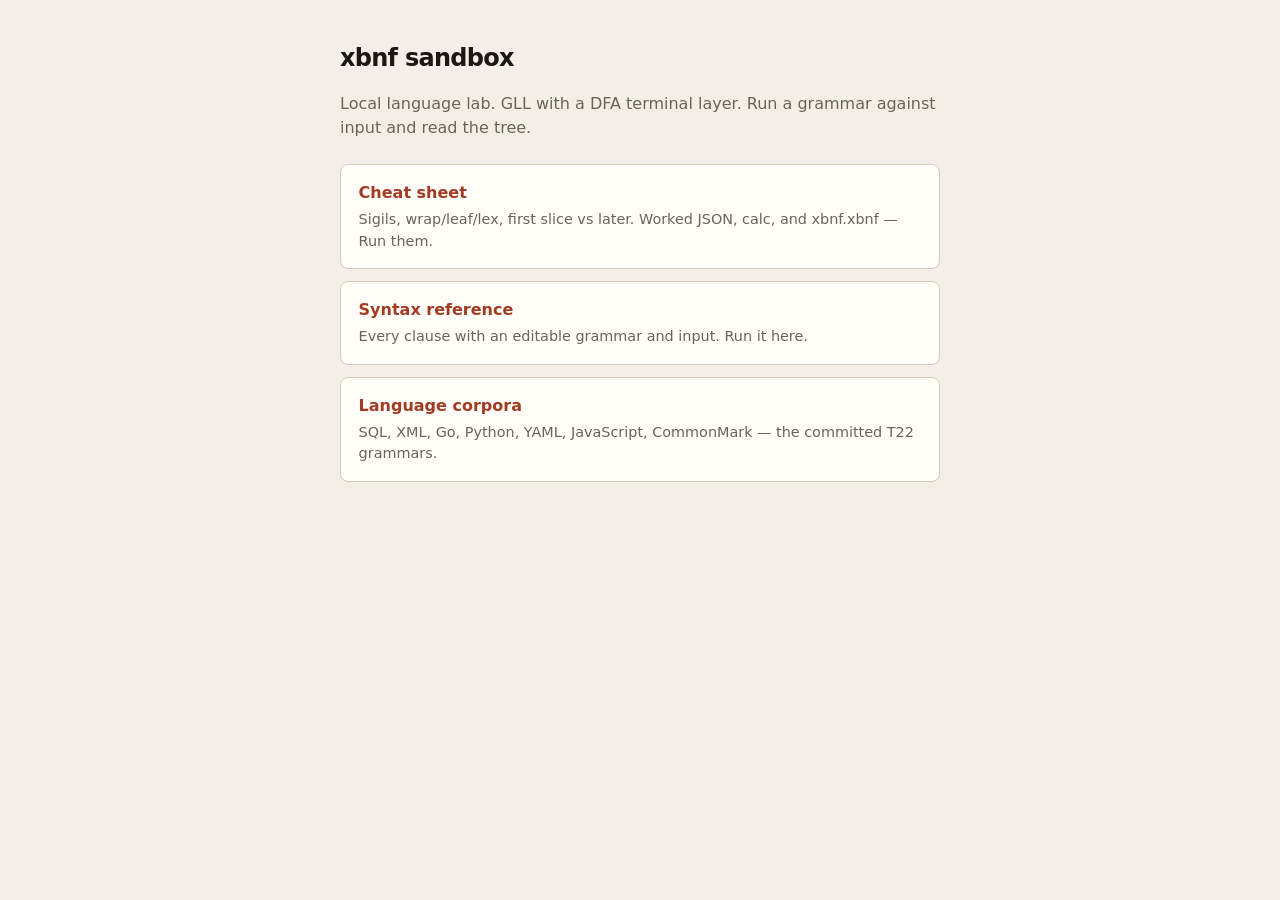
<file: docs/index.html>
<!--
Copyright 2026 Marcelo Cantos
SPDX-License-Identifier: Apache-2.0
-->
<!DOCTYPE html>
<html lang="en">
<head>
  <meta charset="utf-8">
  <meta name="viewport" content="width=device-width, initial-scale=1">
  <title>xbnf sandbox</title>
  <style>
    :root {
      color-scheme: light;
      --bg: #f4efe6; --bg-2: #ebe4d4; --ink: #1b1814; --muted: #6b6358;
      --line: #d5cbb8; --accent: #a33b22; --card: #fffdf8;
    }
    html[data-theme="dark"] {
      color-scheme: dark;
      --bg: #141210; --bg-2: #1c1915; --ink: #ece6da; --muted: #a3998c;
      --line: #3b342c; --accent: #e07a5f; --card: #1c1915;
    }
    * { box-sizing: border-box; }
    body {
      margin: 0; background: var(--bg); color: var(--ink);
      font: 16px/1.5 ui-sans-serif, system-ui, -apple-system, "Segoe UI", sans-serif;
    }
    main { max-width: 40rem; margin: 0 auto; padding: 2.5rem 1.25rem 3rem; }
    h1 { font-size: 1.5rem; letter-spacing: -0.03em; margin: 0 0 0.4rem; }
    p { color: var(--muted); }
    ul { list-style: none; margin: 1.5rem 0 0; padding: 0; display: grid; gap: 0.75rem; }
    a.card {
      display: block; text-decoration: none; color: inherit;
      background: var(--card); border: 1px solid var(--line);
      border-radius: 0.5rem; padding: 1rem 1.1rem;
    }
    a.card:hover { border-color: var(--accent); }
    a.card strong { display: block; color: var(--accent); margin-bottom: 0.25rem; }
    a.card span { display: block; color: var(--muted); font-size: 0.9rem; }
  </style>
</head>
<body>
  <main>
    <h1>xbnf sandbox</h1>
    <p>Local language lab. GLL with a DFA terminal layer. Run a grammar against input and read the tree.</p>
    <ul>
      <li>
        <a class="card" href="cheatsheet.html">
          <strong>Cheat sheet</strong>
          <span>Sigils, wrap/leaf/lex, first slice vs later. Worked JSON, calc, and xbnf.xbnf — Run them.</span>
        </a>
      </li>
      <li>
        <a class="card" href="syntax.html">
          <strong>Syntax reference</strong>
          <span>Every clause with an editable grammar and input. Run it here.</span>
        </a>
      </li>
      <li>
        <a class="card" href="languages.html">
          <strong>Language corpora</strong>
          <span>SQL, XML, Go, Python, YAML, JavaScript, CommonMark — the committed T22 grammars.</span>
        </a>
      </li>
    </ul>
  </main>
</body>
</html>
</file>
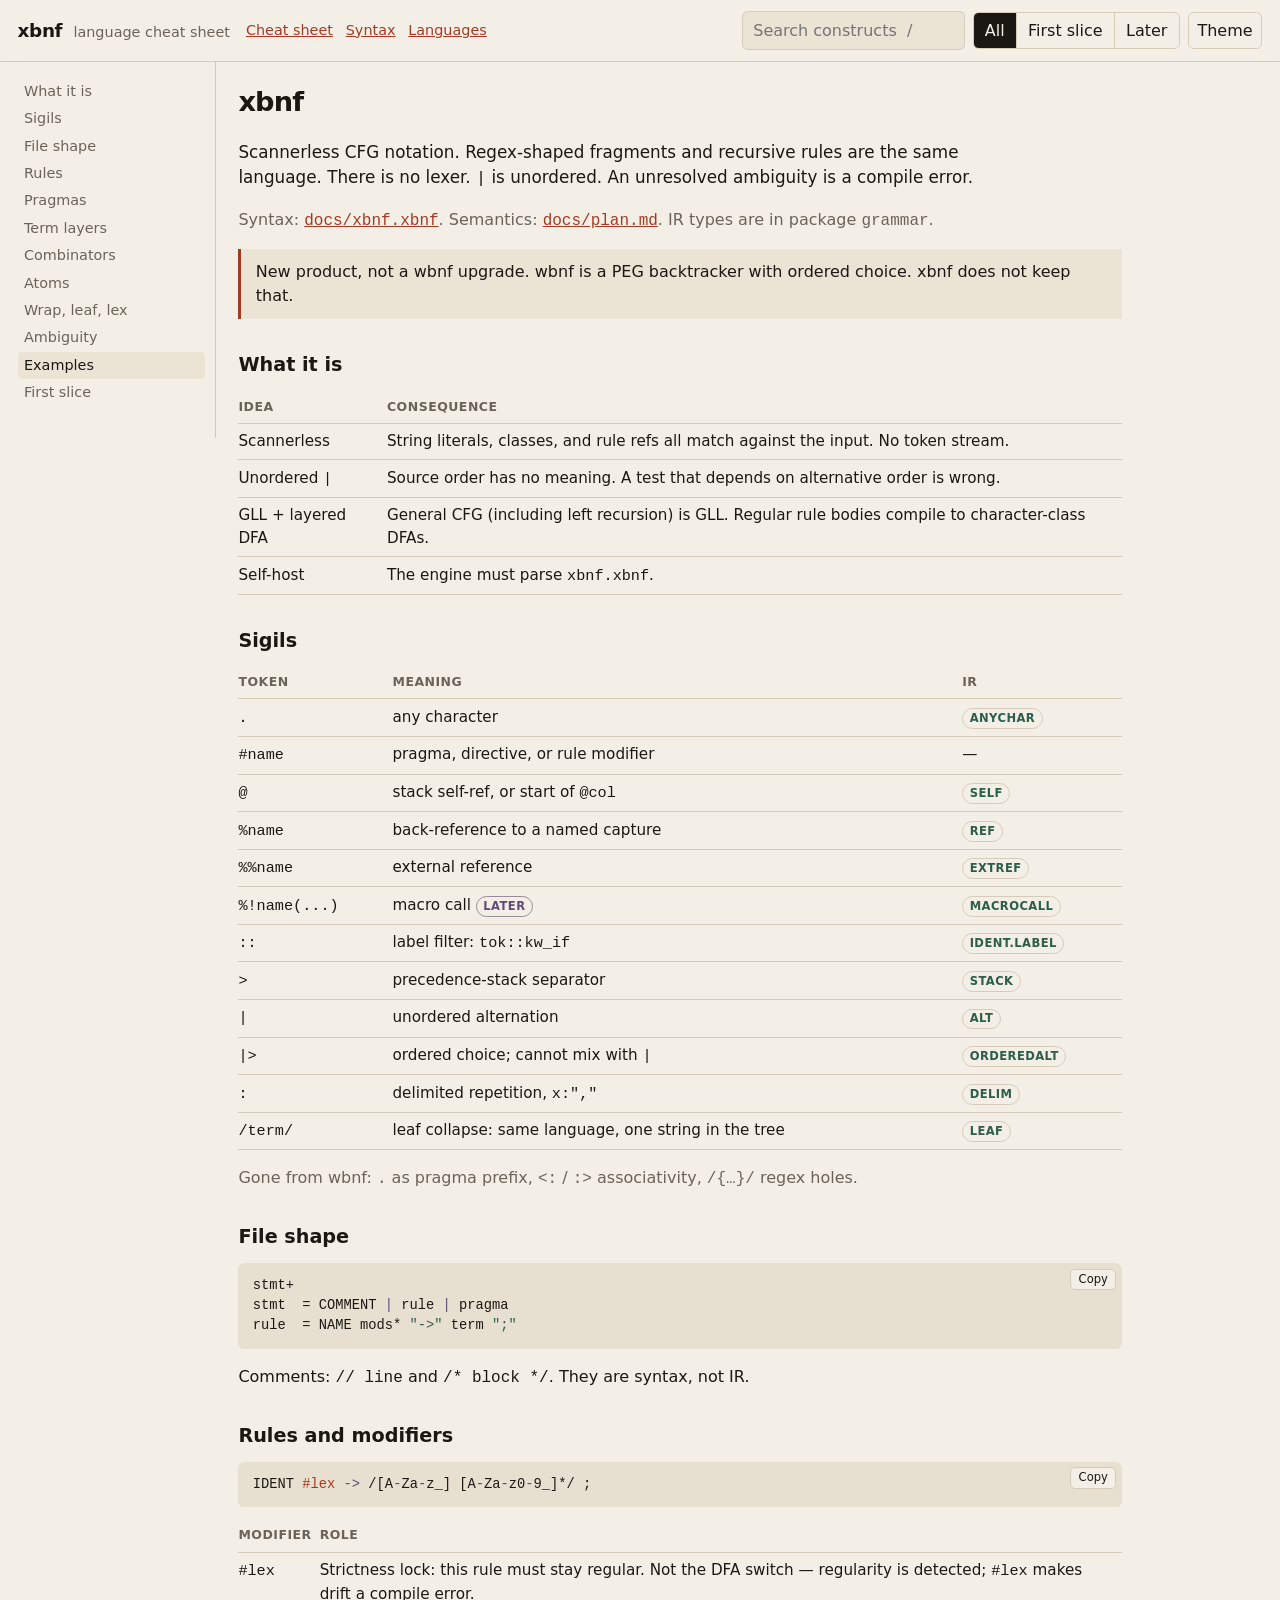
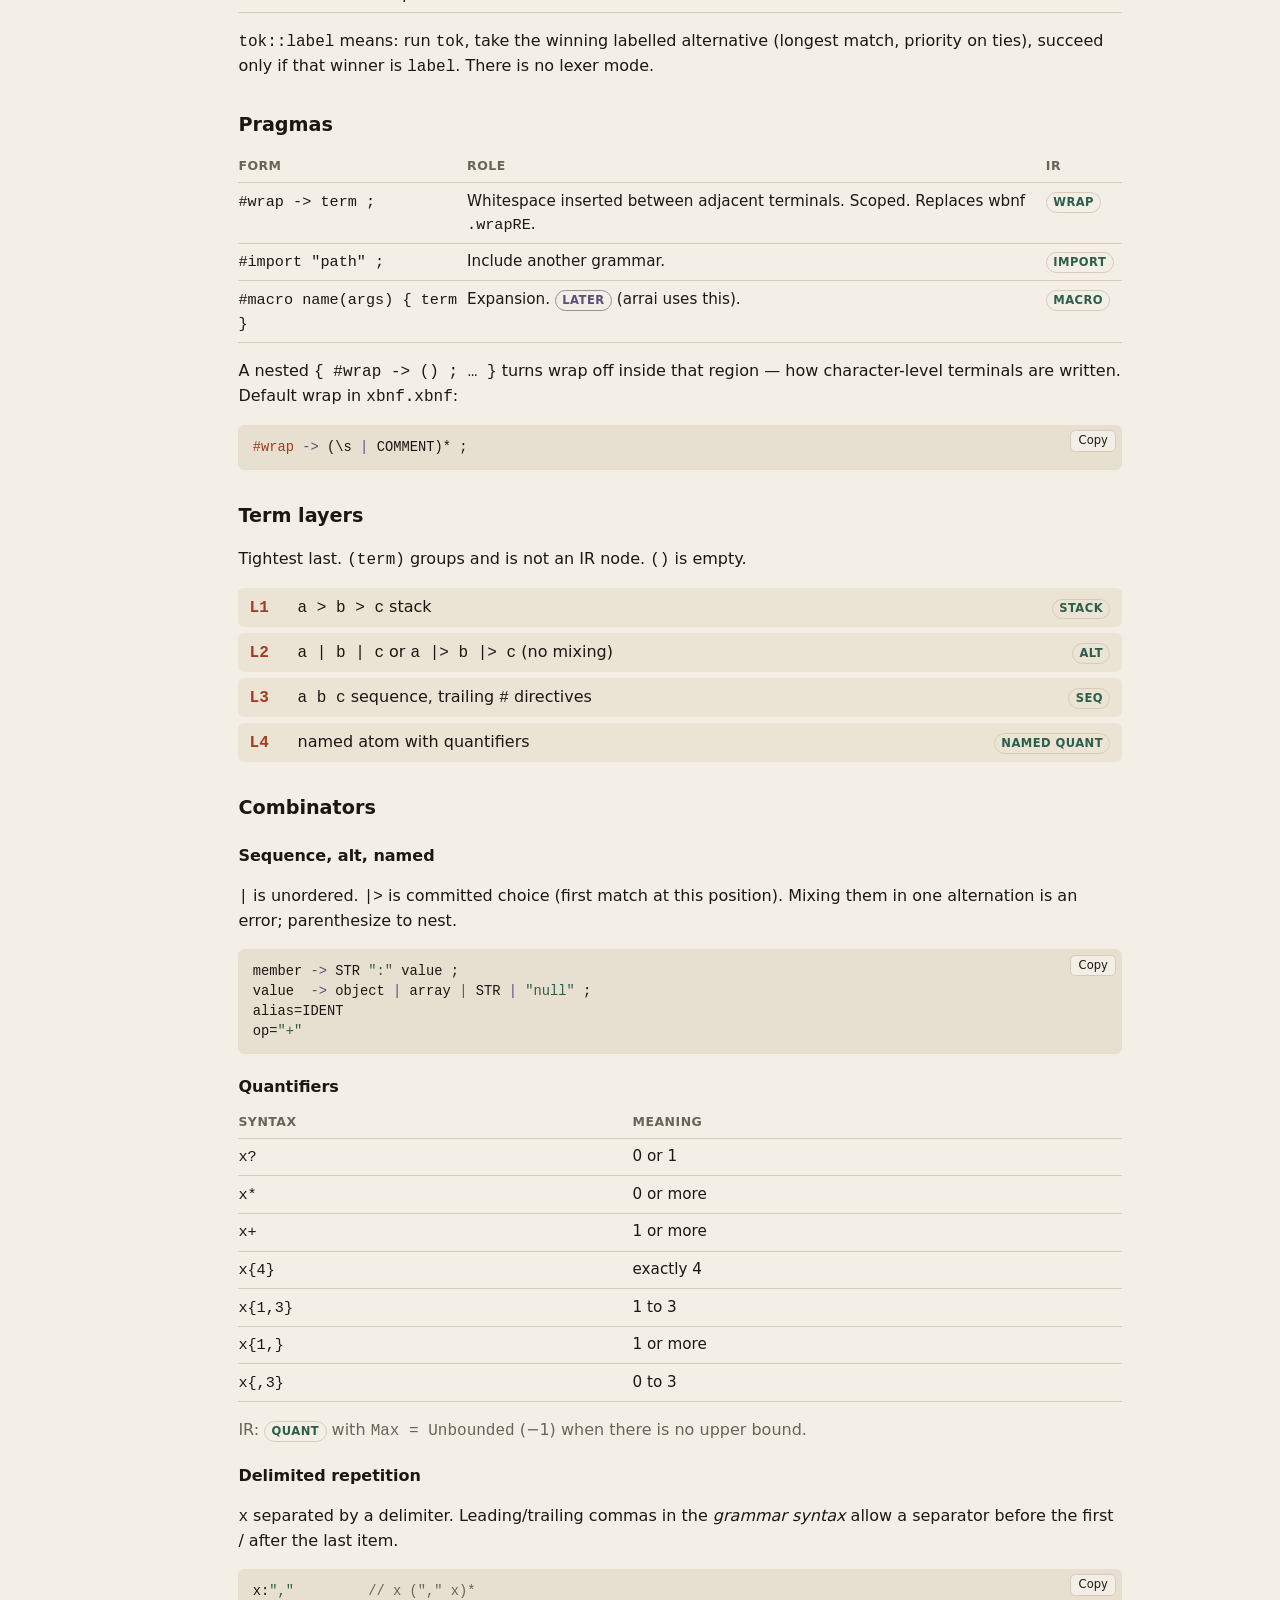
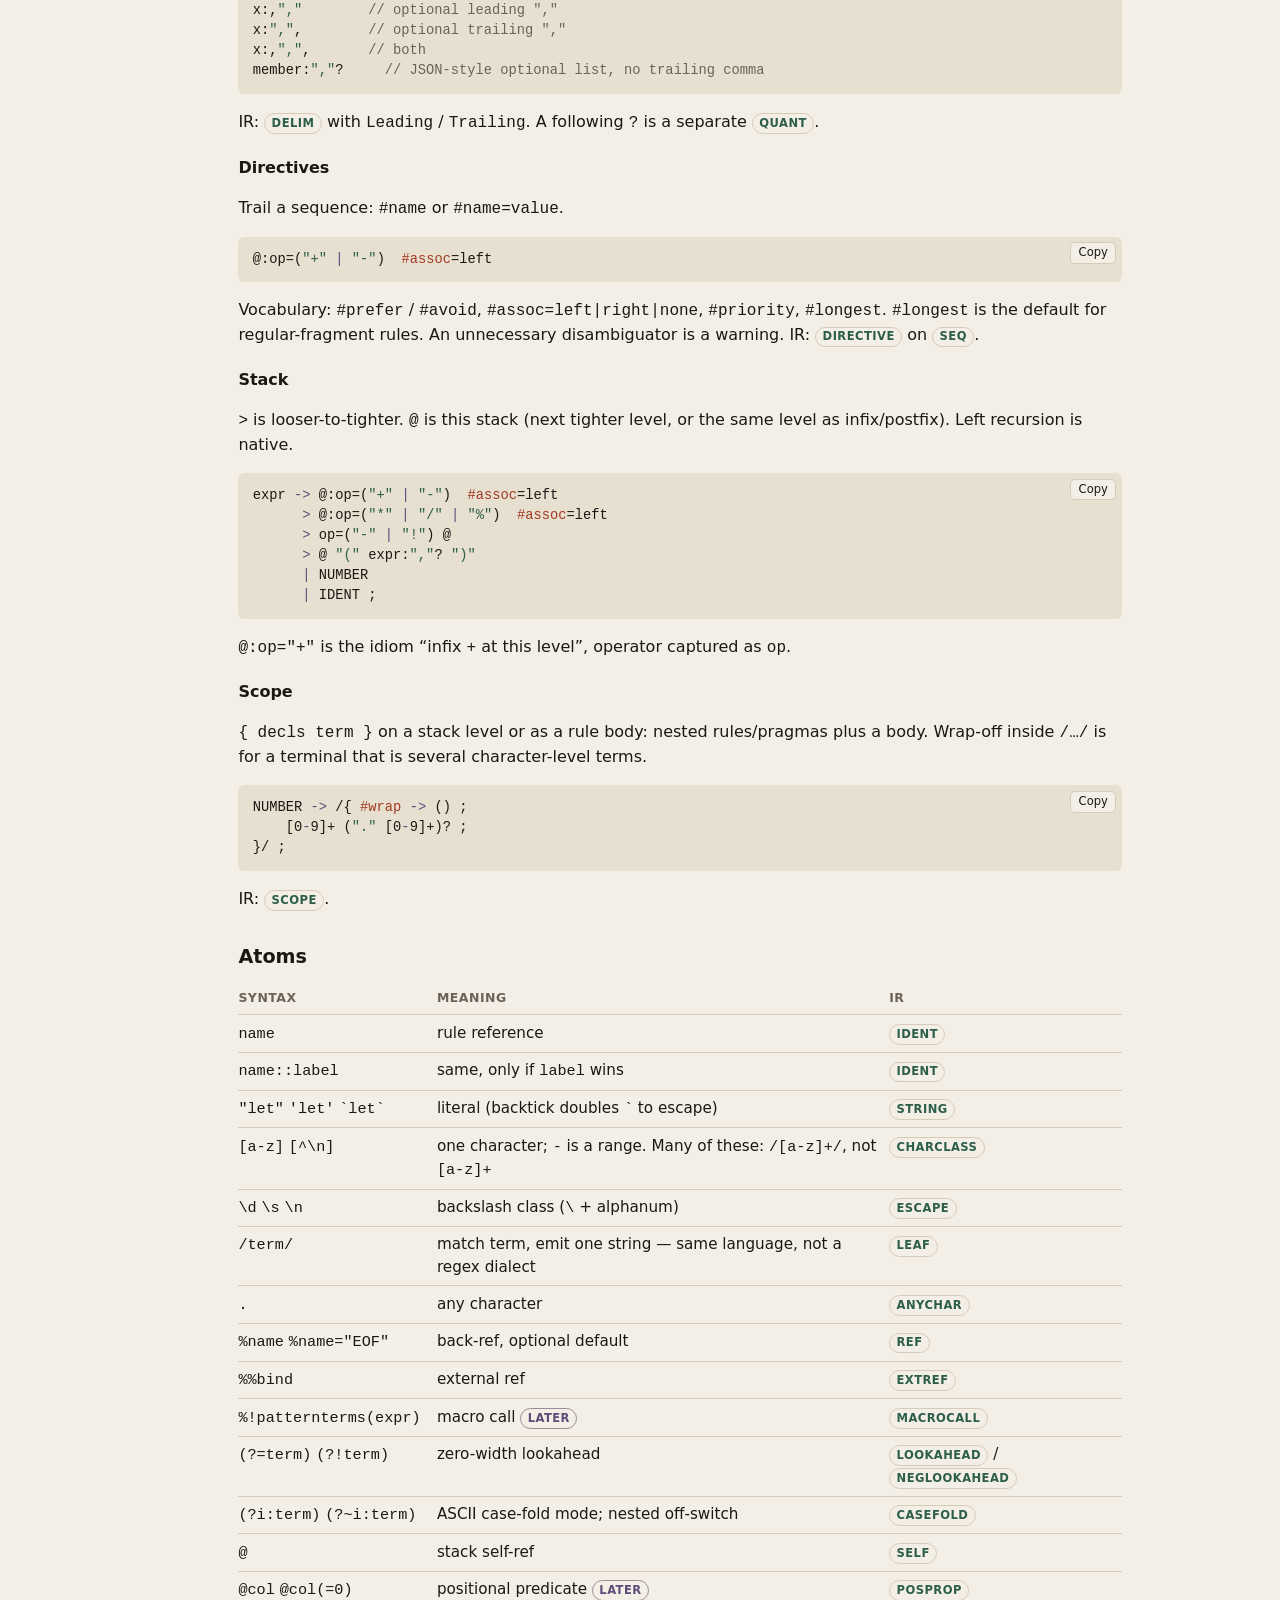
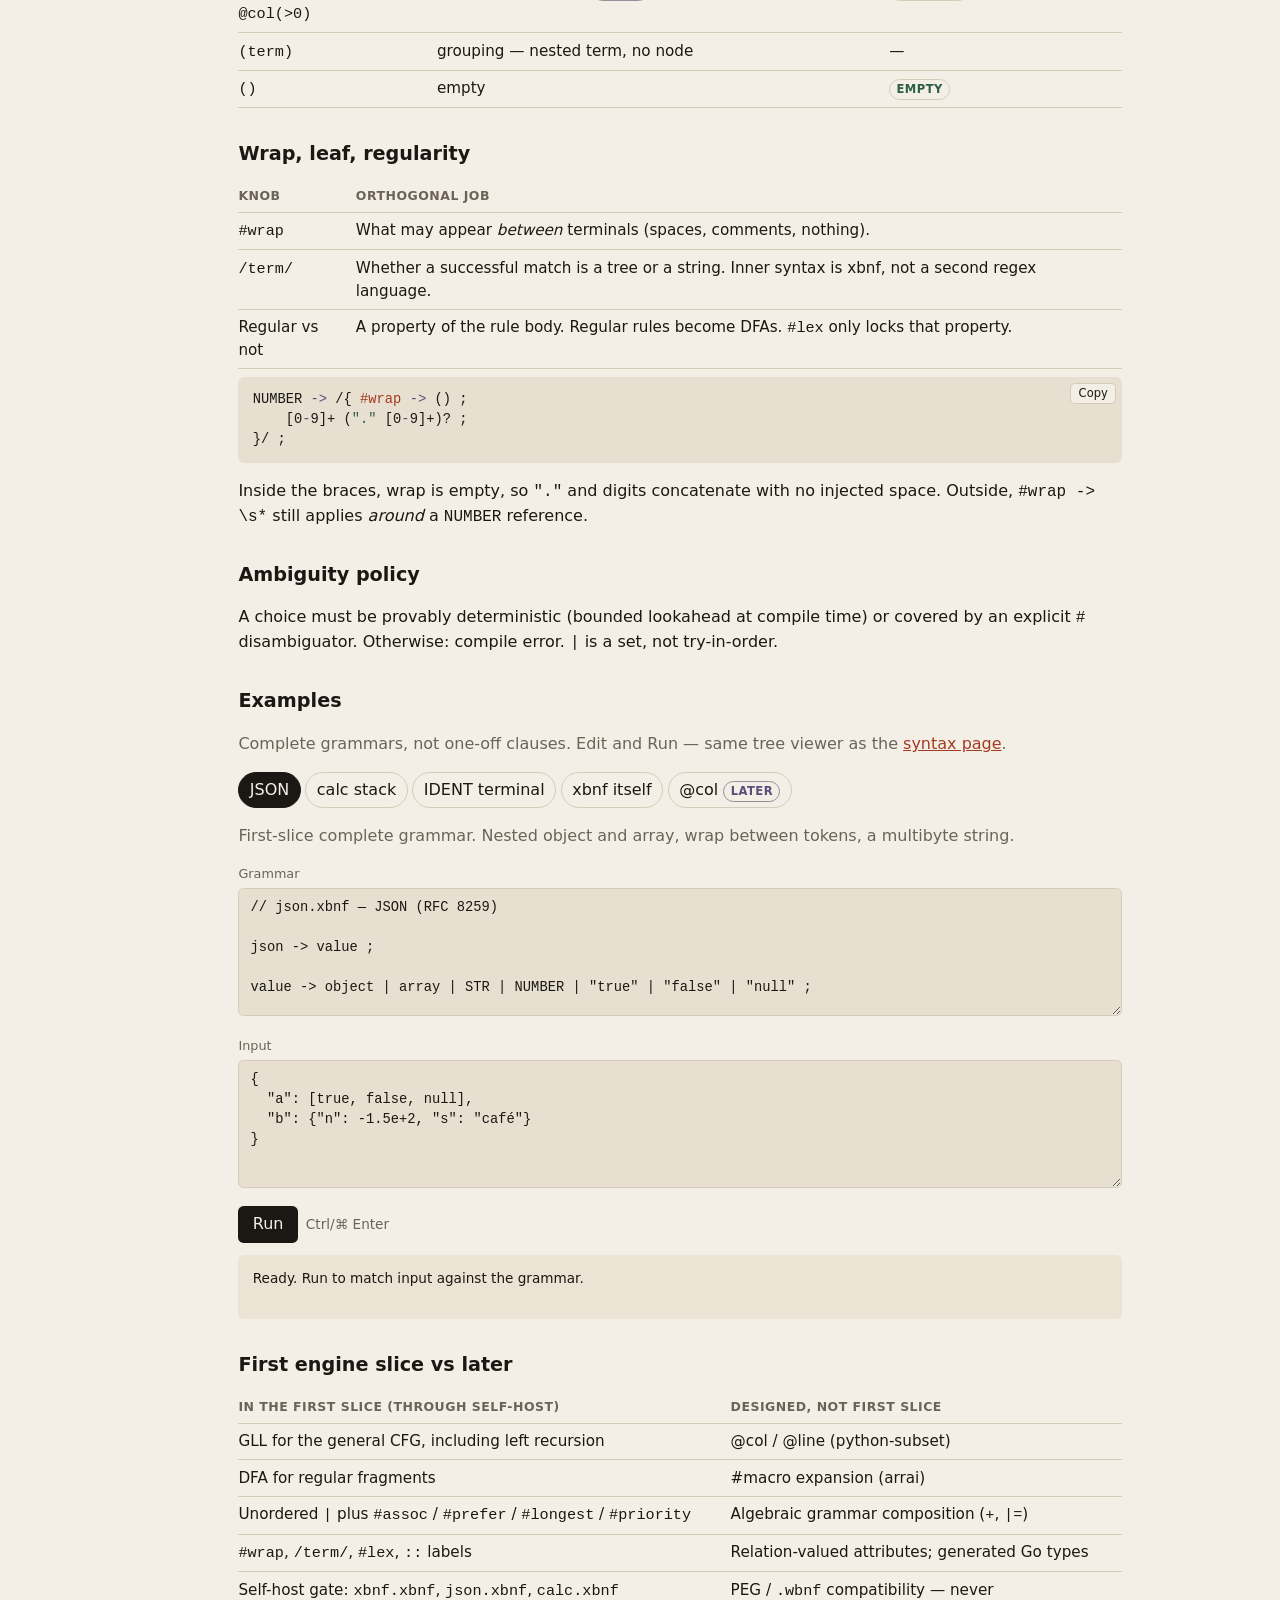
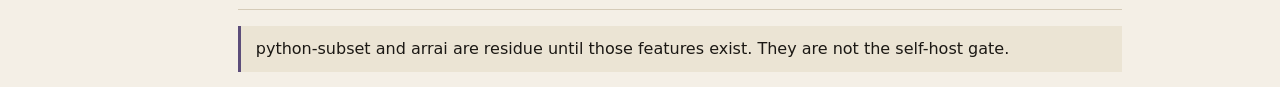
<file: docs/cheatsheet.html>
<!--
Copyright 2026 Marcelo Cantos
SPDX-License-Identifier: Apache-2.0
-->
<!DOCTYPE html>
<html lang="en">
<head>
  <meta charset="utf-8">
  <meta name="viewport" content="width=device-width, initial-scale=1">
  <title>xbnf language cheat sheet</title>
  <style>
    :root {
      color-scheme: light;
      --bg: #f4efe6;
      --bg-2: #ebe4d4;
      --ink: #1b1814;
      --muted: #6b6358;
      --line: #d5cbb8;
      --accent: #a33b22;
      --ok: #2c5e4a;
      --later: #5c4d7a;
      --fail: #8b2e1f;
      --code-bg: #e7dfcf;
      --shadow: 0 0 0 1px var(--line);
      --rail: 13.5rem;
    }
    html[data-theme="dark"] {
      color-scheme: dark;
      --bg: #141210;
      --bg-2: #1c1915;
      --ink: #ece6da;
      --muted: #a3998c;
      --line: #3b342c;
      --accent: #e07a5f;
      --ok: #7dba9a;
      --later: #c2b3e0;
      --fail: #e07a5f;
      --code-bg: #241f1a;
    }
    * { box-sizing: border-box; }
    html { scroll-behavior: smooth; }
    body {
      margin: 0;
      background: var(--bg);
      color: var(--ink);
      font: 16px/1.5 ui-sans-serif, system-ui, -apple-system, "Segoe UI", sans-serif;
    }
    a { color: var(--accent); }
    a:hover { text-decoration-thickness: 2px; }
    code, kbd, .mono { font-family: ui-monospace, "SF Mono", Menlo, Consolas, monospace; }
    kbd {
      font-size: 0.78em;
      border: 1px solid var(--line);
      border-radius: 0.25rem;
      padding: 0.05em 0.4em;
      background: var(--bg-2);
    }

    .top {
      position: sticky; top: 0; z-index: 5;
      display: flex; flex-wrap: wrap; gap: 0.6rem 1rem; align-items: center;
      padding: 0.7rem 1.1rem;
      background: color-mix(in srgb, var(--bg) 88%, transparent);
      backdrop-filter: blur(8px);
      border-bottom: 1px solid var(--line);
    }
    .brand { display: flex; gap: 0.7rem; align-items: baseline; text-decoration: none; color: inherit; }
    .brand strong { font-size: 1.15rem; letter-spacing: -0.02em; }
    .brand span { color: var(--muted); font-size: 0.9rem; }
    .top-tools { margin-left: auto; display: flex; flex-wrap: wrap; gap: 0.5rem; align-items: center; }
    @media (min-width: 821px) {
      .top-tools { flex-wrap: nowrap; }
      #q { width: auto; flex: 1 1 10rem; max-width: 18rem; min-width: 8rem; }
    }
    #q {
      width: min(22rem, 100%);
      padding: 0.4rem 0.65rem;
      border: 1px solid var(--line);
      border-radius: 0.35rem;
      background: var(--bg-2);
      color: inherit;
      font: inherit;
    }
    #q:focus { outline: 2px solid var(--accent); outline-offset: 1px; }
    .seg { display: flex; flex: 0 0 auto; border: 1px solid var(--line); border-radius: 0.35rem; overflow: hidden; }
    .seg button, .icon-btn {
      border: 0; background: transparent; color: inherit; font: inherit;
      padding: 0.35rem 0.7rem; cursor: pointer; white-space: nowrap;
    }
    .seg button + button { border-left: 1px solid var(--line); }
    .seg button[aria-pressed="true"] { background: var(--ink); color: var(--bg); }
    .icon-btn { flex: 0 0 auto; border: 1px solid var(--line); border-radius: 0.35rem; padding: 0.35rem 0.55rem; }
    #status { color: var(--muted); font-size: 0.85rem; }
    #status:empty { display: none; }

    .shell { display: grid; grid-template-columns: var(--rail) minmax(0, 1fr); gap: 0; }
    nav.toc {
      position: sticky; top: 3.4rem; align-self: start;
      max-height: calc(100vh - 3.4rem); overflow: auto;
      padding: 1rem 0.6rem 2rem 1.1rem;
      border-right: 1px solid var(--line);
      font-size: 0.9rem;
    }
    nav.toc a { display: block; color: var(--muted); text-decoration: none; padding: 0.18rem 0.4rem; border-radius: 0.25rem; white-space: nowrap; }
    nav.toc a:hover, nav.toc a[aria-current="true"] { color: var(--ink); background: var(--bg-2); }
    main { padding: 1.25rem 1.4rem 4rem; max-width: 58rem; }
    h1 { font-size: 1.7rem; letter-spacing: -0.03em; margin: 0 0 0.4rem; }
    h2 { font-size: 1.2rem; margin: 2rem 0 0.7rem; scroll-margin-top: 4rem; }
    h3 { font-size: 1rem; margin: 1.3rem 0 0.45rem; }
    .lead { font-size: 1.05rem; max-width: 46rem; }
    .muted { color: var(--muted); }

    .callout {
      border-left: 3px solid var(--accent);
      background: var(--bg-2);
      padding: 0.7rem 0.9rem;
      margin: 1rem 0;
    }
    .callout.later-box { border-left-color: var(--later); }

    table { width: 100%; border-collapse: collapse; font-size: 0.95rem; }
    th, td { text-align: left; vertical-align: top; padding: 0.4rem 0.5rem 0.4rem 0; border-bottom: 1px solid var(--line); }
    th { color: var(--muted); font-weight: 600; font-size: 0.78rem; text-transform: uppercase; letter-spacing: 0.04em; }
    tr.item[hidden], section[hidden], .panel[hidden] { display: none !important; }

    .badge {
      display: inline-block; font-size: 0.72rem; font-weight: 650;
      letter-spacing: 0.04em; text-transform: uppercase;
      padding: 0.05rem 0.4rem; border-radius: 999px;
      border: 1px solid var(--line); color: var(--muted);
    }
    .badge.later { color: var(--later); border-color: color-mix(in srgb, var(--later) 50%, var(--line)); }
    .badge.ir { color: var(--ok); }

    pre {
      margin: 0.5rem 0 0.8rem;
      padding: 0.8rem 0.9rem;
      background: var(--code-bg);
      border-radius: 0.4rem;
      overflow: auto;
      font: 0.86rem/1.45 ui-monospace, "SF Mono", Menlo, Consolas, monospace;
      position: relative;
    }
    .code-wrap { position: relative; scroll-margin-top: 4.5rem; }
    .copy {
      position: absolute; top: 0.35rem; right: 0.35rem; z-index: 2;
      font: 0.72rem/1 ui-sans-serif, system-ui, sans-serif;
      padding: 0.25rem 0.45rem; border-radius: 0.3rem;
      border: 1px solid var(--line); background: var(--bg); color: var(--ink); cursor: pointer;
    }
    .tok-com { color: var(--muted); }
    .tok-str { color: var(--ok); }
    .tok-hash { color: var(--accent); }
    .tok-op { color: var(--later); }

    .layers { display: grid; gap: 0.35rem; margin: 0.8rem 0 1rem; }
    .layer {
      display: grid; grid-template-columns: 2.2rem 1fr auto;
      gap: 0.8rem; align-items: baseline;
      padding: 0.45rem 0.7rem; background: var(--bg-2); border-radius: 0.35rem;
    }
    .layer b { font-family: ui-monospace, "SF Mono", Menlo, Consolas, monospace; color: var(--accent); }

    .tabs { display: flex; gap: 0.3rem; flex-wrap: wrap; margin: 0.6rem 0 0.4rem; }
    .tabs button {
      border: 1px solid var(--line); background: transparent; color: inherit;
      font: inherit; padding: 0.3rem 0.65rem; border-radius: 999px; cursor: pointer;
    }
    .tabs button[aria-selected="true"] { background: var(--ink); color: var(--bg); border-color: var(--ink); }

    #examples label { display: block; font-size: 0.8rem; color: var(--muted); margin: 0.8rem 0 0.3rem; }
    #examples textarea {
      width: 100%; min-height: 8rem; padding: 0.6rem 0.7rem;
      border: 1px solid var(--line); border-radius: 0.35rem;
      background: var(--code-bg); color: inherit; resize: vertical;
      font: 0.86rem/1.45 ui-monospace, "SF Mono", Menlo, Consolas, monospace;
    }
    #ex-input { min-height: 4.5rem; }
    #examples .row { display: flex; gap: 0.5rem; align-items: center; margin-top: 0.7rem; }
    #ex-run {
      background: var(--ink); color: var(--bg); border: 0;
      padding: 0.4rem 0.9rem; border-radius: 0.35rem; font: inherit; cursor: pointer;
    }
    #ex-run:disabled { opacity: 0.5; }
    #examples .hint { color: var(--muted); font-size: 0.85rem; }

    .empty { display: none; padding: 1.2rem; color: var(--muted); }
    body.is-empty .empty { display: block; }
    body.is-empty main section { display: none; }

    @media (max-width: 820px) {
      .shell { grid-template-columns: minmax(0, 1fr); }
      .top, nav.toc { max-width: 100vw; }
      nav.toc {
        position: static; max-height: none; border-right: 0;
        border-bottom: 1px solid var(--line);
        display: flex; flex-wrap: wrap; gap: 0.15rem 0.2rem;
        padding: 0.6rem 1rem; width: 100%;
      }
      nav.toc a { padding: 0.2rem 0.5rem; }
      .top-tools { margin-left: 0; width: 100%; }
      #q { width: 100%; }
      main { padding: 1rem 1rem 3rem; min-width: 0; overflow-x: auto; }
      td, th { overflow-wrap: anywhere; }
    }
  </style>
  <link rel="stylesheet" href="tree-view.css">
</head>
<body>
  <header class="top">
    <a class="brand" href="index.html">
      <strong>xbnf</strong>
      <span>language cheat sheet</span>
    </a>
    <nav class="pages" style="display:flex;gap:0.8rem;font-size:0.9rem">
      <a href="cheatsheet.html" aria-current="page">Cheat sheet</a>
      <a href="syntax.html">Syntax</a>
      <a href="languages.html">Languages</a>
    </nav>
    <div class="top-tools">
      <input id="q" type="search" placeholder="Search constructs  /" aria-label="Search" autocomplete="off">
      <div class="seg" role="group" aria-label="Slice">
        <button type="button" data-slice="all" aria-pressed="true">All</button>
        <button type="button" data-slice="core">First slice</button>
        <button type="button" data-slice="later">Later</button>
      </div>
      <button type="button" class="icon-btn" id="theme" aria-label="Toggle colour theme">Theme</button>
      <span id="status" aria-live="polite"></span>
    </div>
  </header>

  <div class="shell">
    <nav class="toc" aria-label="On this page">
      <a href="#what">What it is</a>
      <a href="#sigils">Sigils</a>
      <a href="#shape">File shape</a>
      <a href="#rules">Rules</a>
      <a href="#pragmas">Pragmas</a>
      <a href="#layers">Term layers</a>
      <a href="#combinators">Combinators</a>
      <a href="#atoms">Atoms</a>
      <a href="#whitespace">Wrap, leaf, lex</a>
      <a href="#ambiguity">Ambiguity</a>
      <a href="#examples">Examples</a>
      <a href="#slice">First slice</a>
    </nav>

    <main id="top">
      <h1>xbnf</h1>
      <p class="lead">Scannerless CFG notation. Regex-shaped fragments and recursive rules are the same language. There is no lexer. <code>|</code> is unordered. An unresolved ambiguity is a compile error.</p>
      <p class="muted">Syntax: <a href="xbnf.xbnf"><code>docs/xbnf.xbnf</code></a>. Semantics: <a href="plan.md"><code>docs/plan.md</code></a>. IR types are in package <code>grammar</code>.</p>

      <div class="callout item" data-slice="core" data-q="wbnf peg ordered choice not compatible">
        New product, not a wbnf upgrade. wbnf is a PEG backtracker with ordered choice. xbnf does not keep that.
      </div>

      <p class="empty">No matches. Clear search or switch slice.</p>

      <section id="what">
        <h2>What it is</h2>
        <table>
          <thead><tr><th>Idea</th><th>Consequence</th></tr></thead>
          <tbody>
            <tr class="item" data-slice="core" data-q="scannerless no lexer terminals">
              <td>Scannerless</td>
              <td>String literals, classes, and rule refs all match against the input. No token stream.</td>
            </tr>
            <tr class="item" data-slice="core" data-q="unordered alternation compile error">
              <td>Unordered <code>|</code></td>
              <td>Source order has no meaning. A test that depends on alternative order is wrong.</td>
            </tr>
            <tr class="item" data-slice="core" data-q="gll dfa regular fragment">
              <td>GLL + layered DFA</td>
              <td>General CFG (including left recursion) is GLL. Regular rule bodies compile to character-class DFAs.</td>
            </tr>
            <tr class="item" data-slice="core" data-q="self host eats own cooking">
              <td>Self-host</td>
              <td>The engine must parse <code>xbnf.xbnf</code>.</td>
            </tr>
          </tbody>
        </table>
      </section>

      <section id="sigils">
        <h2>Sigils</h2>
        <table>
          <thead><tr><th>Token</th><th>Meaning</th><th>IR</th></tr></thead>
          <tbody>
            <tr class="item" data-slice="core" data-q=". any character dot"><td><code>.</code></td><td>any character</td><td><span class="badge ir">AnyChar</span></td></tr>
            <tr class="item" data-slice="core" data-q="# pragma directive modifier"><td><code>#name</code></td><td>pragma, directive, or rule modifier</td><td>—</td></tr>
            <tr class="item" data-slice="core" data-q="@ stack self ref"><td><code>@</code></td><td>stack self-ref, or start of <code>@col</code></td><td><span class="badge ir">Self</span></td></tr>
            <tr class="item" data-slice="core" data-q="% back-reference capture"><td><code>%name</code></td><td>back-reference to a named capture</td><td><span class="badge ir">Ref</span></td></tr>
            <tr class="item" data-slice="core" data-q="%% external reference"><td><code>%%name</code></td><td>external reference</td><td><span class="badge ir">ExtRef</span></td></tr>
            <tr class="item" data-slice="later" data-q="%! macro call"><td><code>%!name(...)</code></td><td>macro call <span class="badge later">later</span></td><td><span class="badge ir">MacroCall</span></td></tr>
            <tr class="item" data-slice="core" data-q=":: label filter tok"><td><code>::</code></td><td>label filter: <code>tok::kw_if</code></td><td><span class="badge ir">Ident.Label</span></td></tr>
            <tr class="item" data-slice="core" data-q="> stack precedence"><td><code>&gt;</code></td><td>precedence-stack separator</td><td><span class="badge ir">Stack</span></td></tr>
            <tr class="item" data-slice="core" data-q="| alternation"><td><code>|</code></td><td>unordered alternation</td><td><span class="badge ir">Alt</span></td></tr>
            <tr class="item" data-slice="core" data-q="|> ordered choice peg"><td><code>|&gt;</code></td><td>ordered choice; cannot mix with <code>|</code></td><td><span class="badge ir">OrderedAlt</span></td></tr>
            <tr class="item" data-slice="core" data-q=": delimited repetition comma"><td><code>:</code></td><td>delimited repetition, <code>x:","</code></td><td><span class="badge ir">Delim</span></td></tr>
            <tr class="item" data-slice="core" data-q="/term/ leaf collapse"><td><code>/term/</code></td><td>leaf collapse: same language, one string in the tree</td><td><span class="badge ir">Leaf</span></td></tr>
          </tbody>
        </table>
        <p class="muted item" data-slice="core" data-q="gone wbnf <: :> /{}/">Gone from wbnf: <code>.</code> as pragma prefix, <code>&lt;:</code> / <code>:&gt;</code> associativity, <code>/{…}/</code> regex holes.</p>
      </section>

      <section id="shape">
        <h2>File shape</h2>
        <div class="item" data-slice="core" data-q="grammar stmt rule pragma comment">
          <div class="code-wrap"><button type="button" class="copy">Copy</button>
<pre class="xbnf">stmt+
stmt  = COMMENT | rule | pragma
rule  = NAME mods* "-&gt;" term ";"</pre></div>
          <p>Comments: <code>// line</code> and <code>/* block */</code>. They are syntax, not IR.</p>
        </div>
      </section>

      <section id="rules">
        <h2>Rules and modifiers</h2>
        <div class="item" data-slice="core" data-q="rule #lex modifier">
          <div class="code-wrap"><button type="button" class="copy">Copy</button>
<pre class="xbnf">IDENT #lex -&gt; /[A-Za-z_] [A-Za-z0-9_]*/ ;</pre></div>
        </div>
        <table>
          <thead><tr><th>Modifier</th><th>Role</th></tr></thead>
          <tbody>
            <tr class="item" data-slice="core" data-q="#lex regularity lock dfa">
              <td><code>#lex</code></td>
              <td>Strictness lock: this rule must stay regular. Not the DFA switch — regularity is detected; <code>#lex</code> makes drift a compile error.</td>
            </tr>
          </tbody>
        </table>
        <p class="item" data-slice="core" data-q="tok::label longest match">
          <code>tok::label</code> means: run <code>tok</code>, take the winning labelled alternative (longest match, priority on ties), succeed only if that winner is <code>label</code>. There is no lexer mode.
        </p>
      </section>

      <section id="pragmas">
        <h2>Pragmas</h2>
        <table>
          <thead><tr><th>Form</th><th>Role</th><th>IR</th></tr></thead>
          <tbody>
            <tr class="item" data-slice="core" data-q="#wrap whitespace scoped">
              <td><code>#wrap -&gt; term ;</code></td>
              <td>Whitespace inserted between adjacent terminals. Scoped. Replaces wbnf <code>.wrapRE</code>.</td>
              <td><span class="badge ir">Wrap</span></td>
            </tr>
            <tr class="item" data-slice="core" data-q="#import path">
              <td><code>#import "path" ;</code></td>
              <td>Include another grammar.</td>
              <td><span class="badge ir">Import</span></td>
            </tr>
            <tr class="item" data-slice="later" data-q="#macro expansion arrai">
              <td><code>#macro name(args) { term }</code></td>
              <td>Expansion. <span class="badge later">later</span> (arrai uses this).</td>
              <td><span class="badge ir">Macro</span></td>
            </tr>
          </tbody>
        </table>
        <div class="item" data-slice="core" data-q="#wrap empty suppress terminal">
          <p>A nested <code>{ #wrap -&gt; () ; … }</code> turns wrap off inside that region — how character-level terminals are written. Default wrap in <code>xbnf.xbnf</code>:</p>
          <div class="code-wrap"><button type="button" class="copy">Copy</button>
<pre class="xbnf">#wrap -&gt; (\s | COMMENT)* ;</pre></div>
        </div>
      </section>

      <section id="layers">
        <h2>Term layers</h2>
        <p class="item" data-slice="core" data-q="precedence stack alt seq atom tightest">Tightest last. <code>(term)</code> groups and is not an IR node. <code>()</code> is empty.</p>
        <div class="layers item" data-slice="core" data-q="L1 L2 L3 L4 stack alt seq named">
          <div class="layer"><b>L1</b> <span><code>a &gt; b &gt; c</code> stack</span> <span class="badge ir">Stack</span></div>
          <div class="layer"><b>L2</b> <span><code>a | b | c</code> or <code>a |&gt; b |&gt; c</code> (no mixing)</span> <span class="badge ir">Alt</span></div>
          <div class="layer"><b>L3</b> <span><code>a b c</code> sequence, trailing <code>#</code> directives</span> <span class="badge ir">Seq</span></div>
          <div class="layer"><b>L4</b> <span>named atom with quantifiers</span> <span class="badge ir">Named Quant</span></div>
        </div>
      </section>

      <section id="combinators">
        <h2>Combinators</h2>

        <h3>Sequence, alt, named</h3>
        <div class="item" data-slice="core" data-q="sequence juxtaposition named capture ordered |>">
          <p><code>|</code> is unordered. <code>|&gt;</code> is committed choice (first match at this position). Mixing them in one alternation is an error; parenthesize to nest.</p>
          <div class="code-wrap"><button type="button" class="copy">Copy</button>
<pre class="xbnf">member -&gt; STR ":" value ;
value  -&gt; object | array | STR | "null" ;
alias=IDENT
op="+"</pre></div>
        </div>

        <h3>Quantifiers</h3>
        <table>
          <thead><tr><th>Syntax</th><th>Meaning</th></tr></thead>
          <tbody>
            <tr class="item" data-slice="core" data-q="optional ?"><td><code>x?</code></td><td>0 or 1</td></tr>
            <tr class="item" data-slice="core" data-q="star *"><td><code>x*</code></td><td>0 or more</td></tr>
            <tr class="item" data-slice="core" data-q="plus +"><td><code>x+</code></td><td>1 or more</td></tr>
            <tr class="item" data-slice="core" data-q="{4} exact"><td><code>x{4}</code></td><td>exactly 4</td></tr>
            <tr class="item" data-slice="core" data-q="{1,3} range"><td><code>x{1,3}</code></td><td>1 to 3</td></tr>
            <tr class="item" data-slice="core" data-q="{1,} min"><td><code>x{1,}</code></td><td>1 or more</td></tr>
            <tr class="item" data-slice="core" data-q="{,3} max"><td><code>x{,3}</code></td><td>0 to 3</td></tr>
          </tbody>
        </table>
        <p class="muted item" data-slice="core" data-q="quant unbounded ir">IR: <span class="badge ir">Quant</span> with <code>Max = Unbounded</code> (−1) when there is no upper bound.</p>

        <h3>Delimited repetition</h3>
        <div class="item" data-slice="core" data-q='delimited x:"," leading trailing comma'>
          <p><code>x</code> separated by a delimiter. Leading/trailing commas in the <em>grammar syntax</em> allow a separator before the first / after the last item.</p>
          <div class="code-wrap"><button type="button" class="copy">Copy</button>
<pre class="xbnf">x:","         // x ("," x)*
x:,","        // optional leading ","
x:",",        // optional trailing ","
x:,",",       // both
member:","?     // JSON-style optional list, no trailing comma</pre></div>
          <p>IR: <span class="badge ir">Delim</span> with <code>Leading</code> / <code>Trailing</code>. A following <code>?</code> is a separate <span class="badge ir">Quant</span>.</p>
        </div>

        <h3>Directives</h3>
        <div class="item" data-slice="core" data-q="#assoc #prefer #avoid #priority #longest">
          <p>Trail a sequence: <code>#name</code> or <code>#name=value</code>.</p>
          <div class="code-wrap"><button type="button" class="copy">Copy</button>
<pre class="xbnf">@:op=("+" | "-")  #assoc=left</pre></div>
          <p>Vocabulary: <code>#prefer</code> / <code>#avoid</code>, <code>#assoc=left|right|none</code>, <code>#priority</code>, <code>#longest</code>. <code>#longest</code> is the default for regular-fragment rules. An unnecessary disambiguator is a warning. IR: <span class="badge ir">Directive</span> on <span class="badge ir">Seq</span>.</p>
        </div>

        <h3>Stack</h3>
        <div class="item" data-slice="core" data-q="stack precedence @ self left recursion">
          <p><code>&gt;</code> is looser-to-tighter. <code>@</code> is this stack (next tighter level, or the same level as infix/postfix). Left recursion is native.</p>
          <div class="code-wrap"><button type="button" class="copy">Copy</button>
<pre class="xbnf">expr -&gt; @:op=("+" | "-")  #assoc=left
      &gt; @:op=("*" | "/" | "%")  #assoc=left
      &gt; op=("-" | "!") @
      &gt; @ "(" expr:","? ")"
      | NUMBER
      | IDENT ;</pre></div>
          <p><code>@:op="+"</code> is the idiom “infix <code>+</code> at this level”, operator captured as <code>op</code>.</p>
        </div>

        <h3>Scope</h3>
        <div class="item" data-slice="core" data-q="scope { wrap local rules terminal }">
          <p><code>{ decls term }</code> on a stack level or as a rule body: nested rules/pragmas plus a body. Wrap-off inside <code>/…/</code> is for a terminal that is several character-level terms.</p>
          <div class="code-wrap"><button type="button" class="copy">Copy</button>
<pre class="xbnf">NUMBER -&gt; /{ #wrap -&gt; () ;
    [0-9]+ ("." [0-9]+)? ;
}/ ;</pre></div>
          <p>IR: <span class="badge ir">Scope</span>.</p>
        </div>
      </section>

      <section id="atoms">
        <h2>Atoms</h2>
        <table>
          <thead><tr><th>Syntax</th><th>Meaning</th><th>IR</th></tr></thead>
          <tbody>
            <tr class="item" data-slice="core" data-q="ident rule ref"><td><code>name</code></td><td>rule reference</td><td><span class="badge ir">Ident</span></td></tr>
            <tr class="item" data-slice="core" data-q="ident :: label"><td><code>name::label</code></td><td>same, only if <code>label</code> wins</td><td><span class="badge ir">Ident</span></td></tr>
            <tr class="item" data-slice="core" data-q='string "let" backtick'><td><code>"let"</code> <code>'let'</code> <code>`let`</code></td><td>literal (backtick doubles <code>`</code> to escape)</td><td><span class="badge ir">String</span></td></tr>
            <tr class="item" data-slice="core" data-q="character class [a-z] negated"><td><code>[a-z]</code> <code>[^\n]</code></td><td>one character; <code>-</code> is a range. Many of these: <code>/[a-z]+/</code>, not <code>[a-z]+</code></td><td><span class="badge ir">CharClass</span></td></tr>
            <tr class="item" data-slice="core" data-q="escape \d \s \n"><td><code>\d</code> <code>\s</code> <code>\n</code></td><td>backslash class (<code>\</code> + alphanum)</td><td><span class="badge ir">Escape</span></td></tr>
            <tr class="item" data-slice="core" data-q="leaf /term/ token"><td><code>/term/</code></td><td>match term, emit one string — same language, not a regex dialect</td><td><span class="badge ir">Leaf</span></td></tr>
            <tr class="item" data-slice="core" data-q=". any char"><td><code>.</code></td><td>any character</td><td><span class="badge ir">AnyChar</span></td></tr>
            <tr class="item" data-slice="core" data-q="%name default"><td><code>%name</code> <code>%name="EOF"</code></td><td>back-ref, optional default</td><td><span class="badge ir">Ref</span></td></tr>
            <tr class="item" data-slice="core" data-q="%%bind extref"><td><code>%%bind</code></td><td>external ref</td><td><span class="badge ir">ExtRef</span></td></tr>
            <tr class="item" data-slice="later" data-q="%! macro call"><td><code>%!patternterms(expr)</code></td><td>macro call <span class="badge later">later</span></td><td><span class="badge ir">MacroCall</span></td></tr>
            <tr class="item" data-slice="core" data-q="lookahead (?= (?!"><td><code>(?=term)</code> <code>(?!term)</code></td><td>zero-width lookahead</td><td><span class="badge ir">Lookahead</span> / <span class="badge ir">NegLookahead</span></td></tr>
            <tr class="item" data-slice="core" data-q="case fold (?i: (?~i:"><td><code>(?i:term)</code> <code>(?~i:term)</code></td><td>ASCII case-fold mode; nested off-switch</td><td><span class="badge ir">CaseFold</span></td></tr>
            <tr class="item" data-slice="core" data-q="@ self stack"><td><code>@</code></td><td>stack self-ref</td><td><span class="badge ir">Self</span></td></tr>
            <tr class="item" data-slice="later" data-q="@col @line positional python"><td><code>@col</code> <code>@col(=0)</code> <code>@col(&gt;0)</code></td><td>positional predicate <span class="badge later">later</span></td><td><span class="badge ir">PosProp</span></td></tr>
            <tr class="item" data-slice="core" data-q="grouping parentheses"><td><code>(term)</code></td><td>grouping — nested term, no node</td><td>—</td></tr>
            <tr class="item" data-slice="core" data-q="empty ()"><td><code>()</code></td><td>empty</td><td><span class="badge ir">Empty</span></td></tr>
          </tbody>
        </table>
      </section>

      <section id="whitespace">
        <h2>Wrap, leaf, regularity</h2>
        <table>
          <thead><tr><th>Knob</th><th>Orthogonal job</th></tr></thead>
          <tbody>
            <tr class="item" data-slice="core" data-q="#wrap between terminals">
              <td><code>#wrap</code></td>
              <td>What may appear <em>between</em> terminals (spaces, comments, nothing).</td>
            </tr>
            <tr class="item" data-slice="core" data-q="/term/ tree or string">
              <td><code>/term/</code></td>
              <td>Whether a successful match is a tree or a string. Inner syntax is xbnf, not a second regex language.</td>
            </tr>
            <tr class="item" data-slice="core" data-q="regular dfa #lex lock">
              <td>Regular vs not</td>
              <td>A property of the rule body. Regular rules become DFAs. <code>#lex</code> only locks that property.</td>
            </tr>
          </tbody>
        </table>
        <div class="item" data-slice="core" data-q="NUMBER terminal wrap off">
          <div class="code-wrap"><button type="button" class="copy">Copy</button>
<pre class="xbnf">NUMBER -&gt; /{ #wrap -&gt; () ;
    [0-9]+ ("." [0-9]+)? ;
}/ ;</pre></div>
          <p>Inside the braces, wrap is empty, so <code>"."</code> and digits concatenate with no injected space. Outside, <code>#wrap -&gt; \s*</code> still applies <em>around</em> a <code>NUMBER</code> reference.</p>
        </div>
      </section>

      <section id="ambiguity">
        <h2>Ambiguity policy</h2>
        <div class="item" data-slice="core" data-q="compile error deterministic disambiguator">
          <p>A choice must be provably deterministic (bounded lookahead at compile time) or covered by an explicit <code>#</code> disambiguator. Otherwise: compile error. <code>|</code> is a set, not try-in-order.</p>
        </div>
      </section>

      <section id="examples">
        <h2>Examples</h2>
        <p class="muted item" data-slice="core" data-q="examples json calc ident xbnf run tree">
          Complete grammars, not one-off clauses. Edit and Run — same tree viewer as the
          <a href="syntax.html">syntax page</a>.
        </p>
        <div class="tabs item" role="tablist" aria-label="Worked examples" data-slice="any" data-q="json calc ident xbnf python">
          <button type="button" role="tab" aria-selected="true" data-ex="json">JSON</button>
          <button type="button" role="tab" aria-selected="false" data-ex="calc">calc stack</button>
          <button type="button" role="tab" aria-selected="false" data-ex="ident">IDENT terminal</button>
          <button type="button" role="tab" aria-selected="false" data-ex="xbnf">xbnf itself</button>
          <button type="button" role="tab" aria-selected="false" data-ex="python" data-slice-tab="later">@col <span class="badge later">later</span></button>
        </div>
        <p id="ex-blurb" class="muted item" data-slice="any" data-q="json calc ident xbnf"></p>
        <p id="ex-later" hidden>
          <span class="badge later">later</span> First-slice runner will skip this construct by name.
        </p>
        <div class="item" data-slice="any" data-q="json calc ident xbnf run grammar input">
          <label for="ex-grammar">Grammar</label>
          <textarea id="ex-grammar" spellcheck="false"></textarea>
          <label for="ex-input">Input</label>
          <textarea id="ex-input" spellcheck="false"></textarea>
          <div class="row">
            <button type="button" id="ex-run">Run</button>
            <span class="hint">Ctrl/⌘ Enter</span>
          </div>
          <div id="ex-out" class="tree-out">Load an example, then Run.</div>
        </div>
      </section>

      <section id="slice">
        <h2>First engine slice vs later</h2>
        <table>
          <thead><tr><th>In the first slice (through self-host)</th><th>Designed, not first slice</th></tr></thead>
          <tbody>
            <tr class="item" data-slice="core" data-q="gll left recursion">
              <td>GLL for the general CFG, including left recursion</td>
              <td class="item" data-slice="later">@col / @line (python-subset)</td>
            </tr>
            <tr class="item" data-slice="core" data-q="dfa regular">
              <td>DFA for regular fragments</td>
              <td class="item" data-slice="later">#macro expansion (arrai)</td>
            </tr>
            <tr class="item" data-slice="core" data-q="#assoc #prefer #longest">
              <td>Unordered <code>|</code> plus <code>#assoc</code> / <code>#prefer</code> / <code>#longest</code> / <code>#priority</code></td>
              <td class="item" data-slice="later">Algebraic grammar composition (<code>+</code>, <code>|=</code>)</td>
            </tr>
            <tr class="item" data-slice="core" data-q="#wrap /term/ #lex ::">
              <td><code>#wrap</code>, <code>/term/</code>, <code>#lex</code>, <code>::</code> labels</td>
              <td class="item" data-slice="later">Relation-valued attributes; generated Go types</td>
            </tr>
            <tr class="item" data-slice="core" data-q="self-host json calc xbnf.xbnf T7">
              <td>Self-host gate: <code>xbnf.xbnf</code>, <code>json.xbnf</code>, <code>calc.xbnf</code></td>
              <td class="item" data-slice="later">PEG / <code>.wbnf</code> compatibility — never</td>
            </tr>
          </tbody>
        </table>
        <div class="callout later-box item" data-slice="later" data-q="residue python arrai T7">
          python-subset and arrai are residue until those features exist. They are not the self-host gate.
        </div>
      </section>
    </main>
  </div>

  <script src="tree-view.js"></script>
  <script>
    (function () {
      const $ = (s, r) => (r || document).querySelector(s);
      const $$ = (s, r) => Array.prototype.slice.call((r || document).querySelectorAll(s));

      const html = document.documentElement;
      const q = $("#q");
      const status = $("#status");
      let slice = "all";

      const saved = localStorage.getItem("xbnf-theme");
      if (saved) html.setAttribute("data-theme", saved);
      else if (matchMedia("(prefers-color-scheme: dark)").matches) html.setAttribute("data-theme", "dark");

      $("#theme").addEventListener("click", function () {
        const next = html.getAttribute("data-theme") === "dark" ? "light" : "dark";
        html.setAttribute("data-theme", next);
        localStorage.setItem("xbnf-theme", next);
      });

      function highlight(src) {
        let i = 0, out = "";
        const esc = (s) => s.replace(/[&<>]/g, function (c) {
          return c === "&" ? "&amp;" : c === "<" ? "&lt;" : "&gt;";
        });
        const span = (cls, s) => '<span class="' + cls + '">' + esc(s) + "</span>";
        while (i < src.length) {
          if (src.startsWith("//", i)) {
            const j = src.indexOf("\n", i);
            const end = j < 0 ? src.length : j;
            out += span("tok-com", src.slice(i, end));
            i = end;
            continue;
          }
          const ch = src[i];
          if (ch === '"' || ch === "'" || ch === "`") {
            let j = i + 1;
            while (j < src.length) {
              if (src[j] === "\\" ) { j += 2; continue; }
              if (ch === "`" && src.startsWith("``", j)) { j += 2; continue; }
              if (src[j] === ch) { j++; break; }
              j++;
            }
            out += span("tok-str", src.slice(i, j));
            i = j;
            continue;
          }
          if (ch === "#" && /[A-Za-z_]/.test(src[i + 1] || "")) {
            let j = i + 1;
            while (/[A-Za-z0-9_]/.test(src[j] || "")) j++;
            out += span("tok-hash", src.slice(i, j));
            i = j;
            continue;
          }
          if ("|->".indexOf(ch) >= 0) {
            out += span("tok-op", ch);
            i++;
            continue;
          }
          out += esc(ch);
          i++;
        }
        return out;
      }

      $$("pre.xbnf").forEach(function (pre) {
        pre.innerHTML = highlight(pre.textContent.replace(/\n$/, ""));
      });

      function apply() {
        const query = q.value.trim().toLowerCase();
        let shown = 0, total = 0;
        $$(".item").forEach(function (el) {
          total++;
          const s = el.getAttribute("data-slice") || "core";
          const blob = ((el.getAttribute("data-q") || "") + " " + el.textContent).toLowerCase();
          const okSlice = slice === "all" || s === "any" || s === slice;
          const okQ = !query || blob.indexOf(query) >= 0;
          const vis = okSlice && okQ;
          el.hidden = !vis;
          if (vis) shown++;
        });
        $$("section").forEach(function (sec) {
          const any = $$(".item", sec).some(function (el) { return !el.hidden; });
          sec.hidden = !any;
        });
        const laterTab = $('.tabs button[data-ex="python"]');
        if (laterTab) {
          laterTab.hidden = slice === "core";
          if (slice === "core" && laterTab.getAttribute("aria-selected") === "true") {
            const jsonTab = $('.tabs button[data-ex="json"]');
            if (jsonTab) jsonTab.click();
          }
        }
        document.body.classList.toggle("is-empty", shown === 0);
        status.textContent = query || slice !== "all" ? shown + " shown" : "";
      }

      q.addEventListener("input", apply);
      $$(".seg button[data-slice]").forEach(function (btn) {
        btn.addEventListener("click", function () {
          slice = btn.getAttribute("data-slice");
          $$(".seg button[data-slice]").forEach(function (b) {
            b.setAttribute("aria-pressed", String(b === btn));
          });
          apply();
        });
      });

      let examples = [];
      let currentEx = null;
      const grammarCache = {};

      function selectExample(id) {
        const ex = examples.find(function (x) { return x.id === id; }) || examples[0];
        if (!ex) return;
        currentEx = ex;
        $$(".tabs button[data-ex]").forEach(function (b) {
          b.setAttribute("aria-selected", String(b.getAttribute("data-ex") === ex.id));
        });
        $("#ex-blurb").textContent = ex.blurb || "";
        const later = $("#ex-later");
        if (later) later.hidden = ex.slice !== "later";
        $("#ex-input").value = ex.input || "";
        $("#ex-out").textContent = "Ready. Run to match input against the grammar.";
        $("#ex-out").className = "tree-out";
        if (ex.grammar) {
          $("#ex-grammar").value = ex.grammar;
          return Promise.resolve();
        }
        if (ex.file && grammarCache[ex.file]) {
          $("#ex-grammar").value = grammarCache[ex.file];
          return Promise.resolve();
        }
        if (!ex.file) {
          $("#ex-grammar").value = "";
          return Promise.resolve();
        }
        $("#ex-grammar").value = "Loading " + ex.file + "…";
        return fetch(ex.file)
          .then(function (r) {
            if (!r.ok) throw new Error(r.status + " " + ex.file);
            return r.text();
          })
          .then(function (src) {
            grammarCache[ex.file] = src;
            if (currentEx && currentEx.file === ex.file) $("#ex-grammar").value = src;
          })
          .catch(function (e) {
            $("#ex-grammar").value = "";
            $("#ex-out").className = "tree-out fail";
            $("#ex-out").textContent = String(e);
          });
      }

      async function runExample() {
        const btn = $("#ex-run");
        btn.disabled = true;
        $("#ex-out").textContent = "Running…";
        $("#ex-out").className = "tree-out";
        try {
          const res = await fetch("/run", {
            method: "POST",
            headers: { "Content-Type": "application/json" },
            body: JSON.stringify({
              grammar: $("#ex-grammar").value,
              input: $("#ex-input").value
            })
          });
          const data = await res.json();
          xbnfTree.renderResult($("#ex-out"), data, $("#ex-input").value);
        } catch (e) {
          $("#ex-out").className = "tree-out fail";
          $("#ex-out").textContent = String(e);
        }
        btn.disabled = false;
      }

      $$(".tabs button[data-ex]").forEach(function (btn) {
        btn.addEventListener("click", function () {
          selectExample(btn.getAttribute("data-ex"));
        });
      });
      $("#ex-run").addEventListener("click", runExample);

      $$(".copy").forEach(function (btn) {
        btn.addEventListener("click", function () {
          const pre = btn.parentElement.querySelector("pre");
          const text = pre.textContent;
          const done = function () { btn.textContent = "Copied"; setTimeout(function () { btn.textContent = "Copy"; }, 1200); };
          if (navigator.clipboard && navigator.clipboard.writeText) {
            navigator.clipboard.writeText(text).then(done).catch(function () {
              const r = document.createRange();
              r.selectNodeContents(pre);
              const sel = getSelection();
              sel.removeAllRanges();
              sel.addRange(r);
            });
          } else {
            done();
          }
        });
      });

      document.addEventListener("keydown", function (e) {
        if ((e.ctrlKey || e.metaKey) && e.key === "Enter") {
          e.preventDefault();
          runExample();
          return;
        }
        if (e.key === "/" && document.activeElement !== q && document.activeElement.tagName !== "TEXTAREA" && !e.metaKey && !e.ctrlKey) {
          e.preventDefault();
          q.focus();
          q.select();
        }
        if (e.key === "Escape" && document.activeElement === q) {
          q.value = "";
          apply();
          q.blur();
        }
      });

      const links = $$("nav.toc a");
      const map = links.map(function (a) {
        return { a: a, el: document.querySelector(a.getAttribute("href")) };
      }).filter(function (x) { return x.el; });
      if ("IntersectionObserver" in window) {
        const io = new IntersectionObserver(function (entries) {
          entries.forEach(function (en) {
            if (!en.isIntersecting) return;
            links.forEach(function (a) { a.removeAttribute("aria-current"); });
            const hit = map.find(function (x) { return x.el === en.target; });
            if (hit) hit.a.setAttribute("aria-current", "true");
          });
        }, { rootMargin: "-20% 0px -70% 0px", threshold: 0 });
        map.forEach(function (x) { io.observe(x.el); });
      }

      apply();

      fetch("examples.json")
        .then(function (r) { return r.json(); })
        .then(function (xs) {
          examples = xs;
          const selected = document.querySelector(".tabs button[data-ex][aria-selected='true']");
          return selectExample(selected ? selected.getAttribute("data-ex") : "json");
        })
        .catch(function (e) {
          $("#ex-out").className = "tree-out fail";
          $("#ex-out").textContent = "Failed to load examples: " + e;
        });
    })();
  </script>
</body>
</html>
</file>
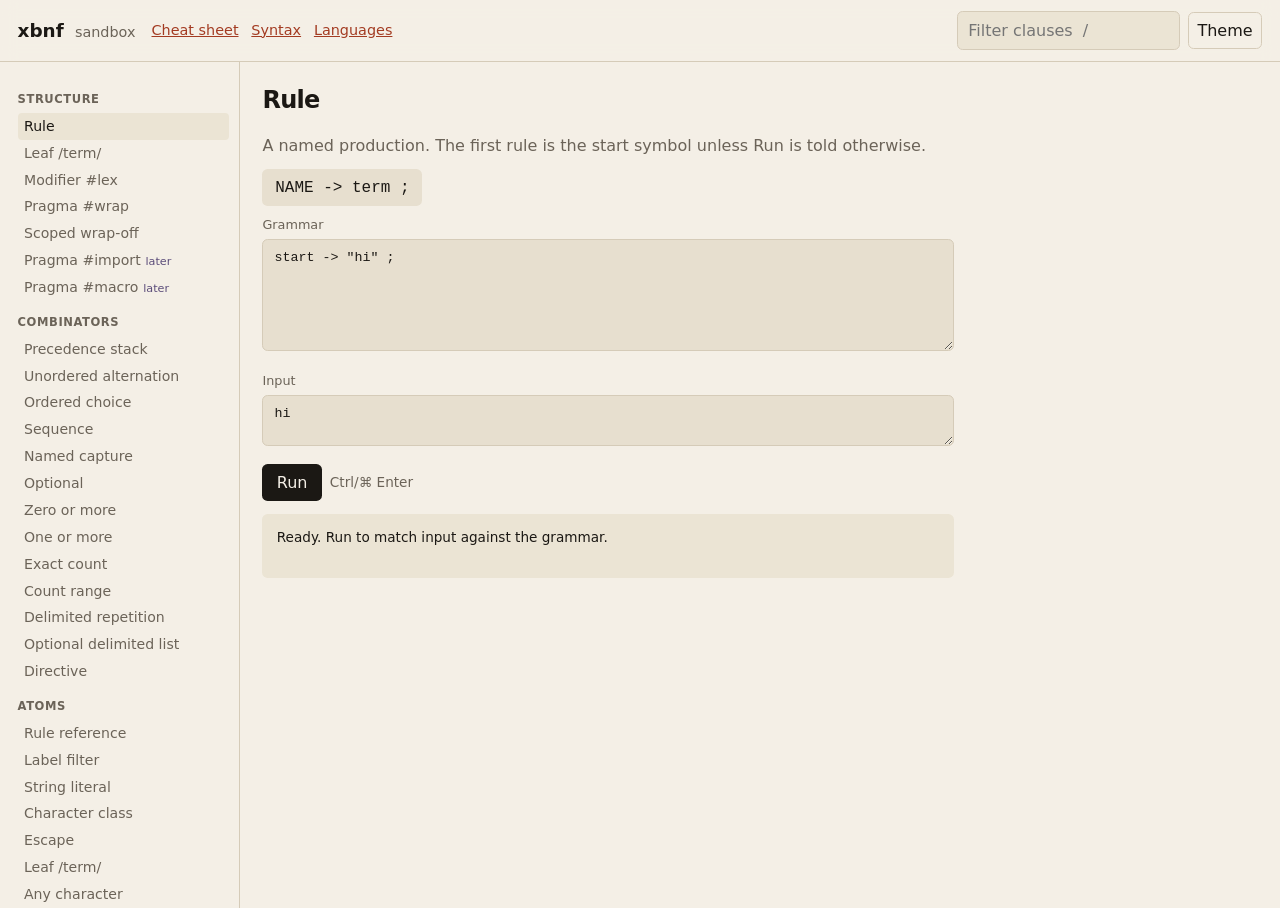
<file: docs/syntax.html>
<!--
Copyright 2026 Marcelo Cantos
SPDX-License-Identifier: Apache-2.0
-->
<!DOCTYPE html>
<html lang="en">
<head>
  <meta charset="utf-8">
  <meta name="viewport" content="width=device-width, initial-scale=1">
  <title>xbnf syntax reference</title>
  <style>
    :root {
      color-scheme: light;
      --bg: #f4efe6; --bg-2: #ebe4d4; --ink: #1b1814; --muted: #6b6358;
      --line: #d5cbb8; --accent: #a33b22; --ok: #2c5e4a; --later: #5c4d7a;
      --code-bg: #e7dfcf; --rail: 15rem; --fail: #8b2e1f;
    }
    html[data-theme="dark"] {
      color-scheme: dark;
      --bg: #141210; --bg-2: #1c1915; --ink: #ece6da; --muted: #a3998c;
      --line: #3b342c; --accent: #e07a5f; --ok: #7dba9a; --later: #c2b3e0;
      --code-bg: #241f1a; --fail: #e07a5f;
    }
    * { box-sizing: border-box; }
    body {
      margin: 0; background: var(--bg); color: var(--ink);
      font: 16px/1.5 ui-sans-serif, system-ui, -apple-system, "Segoe UI", sans-serif;
    }
    a { color: var(--accent); }
    code, textarea, pre { font-family: ui-monospace, "SF Mono", Menlo, Consolas, monospace; }
    .top {
      position: sticky; top: 0; z-index: 5;
      display: flex; flex-wrap: wrap; gap: 0.6rem 1rem; align-items: center;
      padding: 0.7rem 1.1rem;
      background: color-mix(in srgb, var(--bg) 88%, transparent);
      backdrop-filter: blur(8px);
      border-bottom: 1px solid var(--line);
    }
    .brand { display: flex; gap: 0.7rem; align-items: baseline; text-decoration: none; color: inherit; }
    .brand strong { font-size: 1.15rem; }
    .brand span { color: var(--muted); font-size: 0.9rem; }
    nav.pages { display: flex; gap: 0.8rem; font-size: 0.9rem; }
    .top-tools { margin-left: auto; display: flex; gap: 0.5rem; align-items: center; }
    #q {
      width: min(16rem, 100%); padding: 0.4rem 0.65rem;
      border: 1px solid var(--line); border-radius: 0.35rem;
      background: var(--bg-2); color: inherit; font: inherit;
    }
    .icon-btn {
      border: 1px solid var(--line); border-radius: 0.35rem;
      background: transparent; color: inherit; font: inherit;
      padding: 0.35rem 0.55rem; cursor: pointer;
    }
    .shell { display: grid; grid-template-columns: var(--rail) minmax(0, 1fr); }
    nav.toc {
      position: sticky; top: 3.4rem; align-self: start;
      max-height: calc(100vh - 3.4rem); overflow: auto;
      padding: 1rem 0.6rem 2rem 1.1rem;
      border-right: 1px solid var(--line); font-size: 0.88rem;
    }
    nav.toc h2 { font-size: 0.72rem; text-transform: uppercase; letter-spacing: 0.05em; color: var(--muted); margin: 0.8rem 0 0.3rem; }
    nav.toc a { display: block; color: var(--muted); text-decoration: none; padding: 0.18rem 0.4rem; border-radius: 0.25rem; }
    nav.toc a:hover, nav.toc a[aria-current="true"] { color: var(--ink); background: var(--bg-2); }
    nav.toc a .later { color: var(--later); font-size: 0.7rem; margin-left: 0.3rem; }
    main { padding: 1.25rem 1.4rem 4rem; max-width: 46rem; }
    h1 { font-size: 1.5rem; letter-spacing: -0.03em; margin: 0 0 0.4rem; }
    .lead { color: var(--muted); }
    .syntax {
      background: var(--code-bg); padding: 0.6rem 0.8rem; border-radius: 0.35rem;
      margin: 0.8rem 0; overflow: auto;
    }
    label { display: block; font-size: 0.8rem; color: var(--muted); margin: 0.8rem 0 0.3rem; }
    textarea {
      width: 100%; min-height: 7rem; padding: 0.6rem 0.7rem;
      border: 1px solid var(--line); border-radius: 0.35rem;
      background: var(--code-bg); color: inherit; resize: vertical;
    }
    #input { min-height: 3.2rem; }
    .row { display: flex; gap: 0.5rem; align-items: center; margin-top: 0.7rem; }
    #run {
      background: var(--ink); color: var(--bg); border: 0;
      padding: 0.4rem 0.9rem; border-radius: 0.35rem; font: inherit; cursor: pointer;
    }
    #run:disabled { opacity: 0.5; }
    .hint { color: var(--muted); font-size: 0.85rem; }
    .badge {
      display: inline-block; font-size: 0.72rem; font-weight: 650;
      letter-spacing: 0.04em; text-transform: uppercase;
      padding: 0.05rem 0.4rem; border-radius: 999px;
      border: 1px solid var(--line); color: var(--later);
    }
    @media (max-width: 820px) {
      .shell { grid-template-columns: minmax(0, 1fr); }
      nav.toc {
        position: static; max-height: none; border-right: 0;
        border-bottom: 1px solid var(--line);
        display: flex; flex-wrap: wrap; gap: 0.15rem; max-width: 100vw;
      }
      nav.toc h2 { width: 100%; }
      main { padding: 1rem; }
      .top-tools { width: 100%; }
      #q { width: 100%; }
    }
  </style>
  <link rel="stylesheet" href="tree-view.css">
</head>
<body>
  <header class="top">
    <a class="brand" href="index.html"><strong>xbnf</strong><span>sandbox</span></a>
    <nav class="pages">
      <a href="cheatsheet.html">Cheat sheet</a>
      <a href="syntax.html" aria-current="page">Syntax</a>
      <a href="languages.html">Languages</a>
    </nav>
    <div class="top-tools">
      <input id="q" type="search" placeholder="Filter clauses  /" aria-label="Filter clauses" autocomplete="off">
      <button type="button" class="icon-btn" id="theme">Theme</button>
    </div>
  </header>
  <div class="shell">
    <nav class="toc" id="toc" aria-label="Clauses"></nav>
    <main>
      <h1 id="title">Syntax reference</h1>
      <p class="lead" id="blurb">Pick a clause. Edit the grammar and input, then Run.</p>
      <p><code class="syntax" id="syntax"></code></p>
      <p id="slice-note" hidden><span class="badge">later</span> First-slice runner will skip this construct by name.</p>
      <label for="grammar">Grammar</label>
      <textarea id="grammar" spellcheck="false"></textarea>
      <label for="input">Input</label>
      <textarea id="input" spellcheck="false"></textarea>
      <div class="row">
        <button type="button" id="run">Run</button>
        <span class="hint">Ctrl/⌘ Enter</span>
      </div>
      <div id="out" class="tree-out">Load a clause, then Run.</div>
    </main>
  </div>
  <script src="tree-view.js"></script>
  <script>
    (function () {
      const $ = (s) => document.querySelector(s);
      const html = document.documentElement;
      const saved = localStorage.getItem("xbnf-theme");
      if (saved) html.setAttribute("data-theme", saved);
      else if (matchMedia("(prefers-color-scheme: dark)").matches) html.setAttribute("data-theme", "dark");
      $("#theme").addEventListener("click", function () {
        const next = html.getAttribute("data-theme") === "dark" ? "light" : "dark";
        html.setAttribute("data-theme", next);
        localStorage.setItem("xbnf-theme", next);
      });

      let clauses = [];
      let current = null;

      function renderToc(filter) {
        const q = (filter || "").toLowerCase();
        const toc = $("#toc");
        toc.innerHTML = "";
        let group = "";
        clauses.forEach(function (c) {
          const blob = (c.id + " " + c.title + " " + c.syntax + " " + c.blurb).toLowerCase();
          if (q && blob.indexOf(q) < 0) return;
          if (c.group !== group) {
            group = c.group;
            const h = document.createElement("h2");
            h.textContent = group;
            toc.appendChild(h);
          }
          const a = document.createElement("a");
          a.href = "#" + c.id;
          a.textContent = c.title;
          if (c.slice === "later") {
            const s = document.createElement("span");
            s.className = "later";
            s.textContent = "later";
            a.appendChild(s);
          }
          if (current && current.id === c.id) a.setAttribute("aria-current", "true");
          toc.appendChild(a);
        });
      }

      function show(c) {
        current = c;
        location.hash = c.id;
        $("#title").textContent = c.title;
        $("#blurb").textContent = c.blurb;
        $("#syntax").textContent = c.syntax;
        $("#grammar").value = c.grammar;
        $("#input").value = c.input;
        $("#slice-note").hidden = c.slice !== "later";
        $("#out").textContent = "Ready. Run to match input against the grammar.";
        $("#out").className = "tree-out";
        renderToc($("#q").value);
      }

      async function run() {
        const btn = $("#run");
        btn.disabled = true;
        $("#out").textContent = "Running…";
        $("#out").className = "tree-out";
        try {
          const res = await fetch("/run", {
            method: "POST",
            headers: { "Content-Type": "application/json" },
            body: JSON.stringify({
              grammar: $("#grammar").value,
              input: $("#input").value,
              start: current && current.start || ""
            })
          });
          const data = await res.json();
          xbnfTree.renderResult($("#out"), data, $("#input").value);
        } catch (e) {
          $("#out").className = "tree-out fail";
          $("#out").textContent = String(e);
        }
        btn.disabled = false;
      }

      $("#run").addEventListener("click", run);
      document.addEventListener("keydown", function (e) {
        if ((e.ctrlKey || e.metaKey) && e.key === "Enter") {
          e.preventDefault();
          run();
        }
        if (e.key === "/" && document.activeElement.tagName !== "TEXTAREA" && document.activeElement !== $("#q")) {
          e.preventDefault();
          $("#q").focus();
        }
      });
      $("#q").addEventListener("input", function () { renderToc($("#q").value); });
      window.addEventListener("hashchange", function () {
        const id = location.hash.slice(1);
        const c = clauses.find(function (x) { return x.id === id; });
        if (c) show(c);
      });

      fetch("syntax-clauses.json")
        .then(function (r) { return r.json(); })
        .then(function (cs) {
          clauses = cs;
          const id = location.hash.slice(1);
          const c = clauses.find(function (x) { return x.id === id; }) || clauses[0];
          show(c);
        })
        .catch(function (e) {
          $("#out").textContent = "Failed to load clauses: " + e;
        });
    })();
  </script>
</body>
</html>
</file>
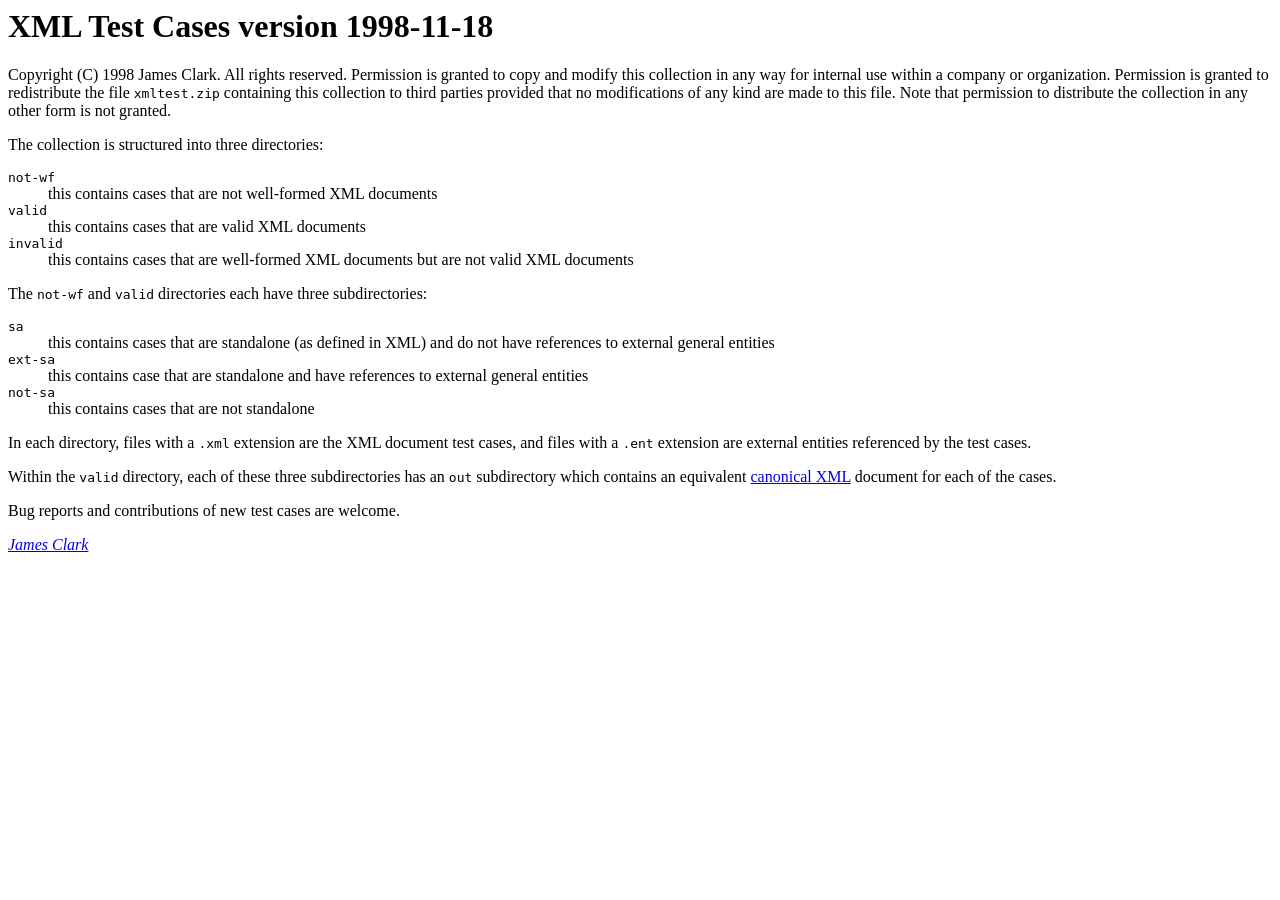
<file: eval/testdata/xml/corpus/xmltest-readme.html>
<HTML>
<TITLE>XML Test Cases</TITLE>
<BODY>
<H1>XML Test Cases version 1998-11-18</H1>
<P>
Copyright (C) 1998 James Clark.  All rights reserved.  Permission is
granted to copy and modify this collection in any way for internal use
within a company or organization.  Permission is granted to
redistribute the file <code>xmltest.zip</code> containing this
collection to third parties provided that no modifications of any kind
are made to this file.  Note that permission to distribute the
collection in any other form is not granted.
<P>
The collection is structured into three directories:
<DL>
<DT><CODE>not-wf</CODE>
<DD>this contains cases that are not well-formed XML documents
<DT><CODE>valid</CODE>
<DD>this contains cases that are valid XML documents
<DT><CODE>invalid</CODE>
<DD>this contains cases that are well-formed XML documents
but are not valid XML documents
</DL>
<P>
The <CODE>not-wf</CODE> and <CODE>valid</CODE> directories each have
three subdirectories:
<DL>
<DT>
<CODE>sa</CODE>
<DD>
this contains cases that are standalone (as defined in XML) and do not
have references to external general entities
<DT>
<CODE>ext-sa</CODE>
<DD>
this contains case that are standalone and have references to external
general entities
<DT>
<CODE>not-sa</CODE>
<DD>
this contains cases that are not standalone
</DL>
<P>
In each directory, files with a <CODE>.xml</CODE> extension are the
XML document test cases, and files with a <CODE>.ent</CODE> extension
are external entities referenced by the test cases.
<P>
Within the <CODE>valid</CODE> directory, each of these three
subdirectories has an <CODE>out</CODE> subdirectory which contains an
equivalent <A HREF="canonxml.html">canonical XML</A> document for each
of the cases.
<P>
<P>
Bug reports and contributions of new test cases are welcome.
<P>
<ADDRESS>
<A HREF="mailto:jjc@jclark.com">James Clark</A>
</ADDRESS>
</BODY>
</HTML>
</file>
<file: docs/tree-view.css>
/*
Copyright 2026 Marcelo Cantos
SPDX-License-Identifier: Apache-2.0
*/

.tree-out {
  margin-top: 0.8rem;
  padding: 0.8rem 0.9rem;
  border-radius: 0.35rem;
  background: var(--bg-2);
  white-space: pre-wrap;
  font-size: 0.85rem;
  min-height: 4rem;
  overflow-x: auto;
  --indent: 1.1rem;
}
.tree-out.ok { border-left: 3px solid var(--ok); }
.tree-out.fail { border-left: 3px solid var(--fail); }
.status {
  display: flex;
  flex-wrap: wrap;
  gap: 0.3rem 0.8rem;
  align-items: baseline;
  white-space: normal;
}
.status .verdict { font-weight: 650; }
.status .count { color: var(--muted); }
.status .error { color: var(--fail); width: 100%; white-space: pre-wrap; }
.view-tabs {
  display: flex;
  flex-wrap: wrap;
  gap: 0.3rem;
  margin-top: 0.55rem;
  white-space: normal;
}
.view-tabs button {
  border: 1px solid var(--line);
  border-radius: 999px;
  background: transparent;
  color: inherit;
  font: inherit;
  font-size: 0.78rem;
  padding: 0.15rem 0.65rem;
  cursor: pointer;
}
.view-tabs button[aria-selected="true"] {
  background: var(--ink);
  color: var(--bg);
  border-color: var(--ink);
}
table.tree {
  border-collapse: collapse;
  width: 100%;
  margin-top: 0.45rem;
  font-family: ui-monospace, "SF Mono", Menlo, Consolas, monospace;
  font-size: 0.82rem;
  table-layout: auto;
  white-space: normal;
}
table.tree td {
  padding: 0.12rem 0.5rem;
  vertical-align: top;
  border-top: 1px solid color-mix(in srgb, var(--line) 55%, transparent);
}
table.tree tr:first-child td { border-top: 0; }
td.n { white-space: nowrap; }
/* The snippet column takes the width the tree leaves, but never less than
   a readable minimum: a deep tree scrolls the box instead of crushing it. */
td.t { white-space: pre-wrap; word-break: break-all; width: 100%; min-width: 14ch; }
.tg { display: inline-block; width: 1.1rem; color: var(--muted); }
tr.interior td.n { cursor: pointer; }
tr.interior:hover td.n { color: var(--accent); }
.kind {
  color: var(--muted);
  font-size: 0.72rem;
  text-transform: uppercase;
  letter-spacing: 0.04em;
  margin-right: 0.4rem;
}
.name { font-weight: 650; }
tr.skip td, tr.interior td.t { color: var(--muted); }
.ws { color: var(--muted); opacity: 0.75; }
.tree-out tr[hidden] { display: none; }
.tree-out table[hidden], .tree-out pre[hidden] { display: none; }
pre.raw { margin: 0.45rem 0 0; white-space: pre; overflow-x: auto; font-size: 0.78rem; }
@media (max-width: 820px) {
  .tree-out { --indent: 0.7rem; }
}
</file>
